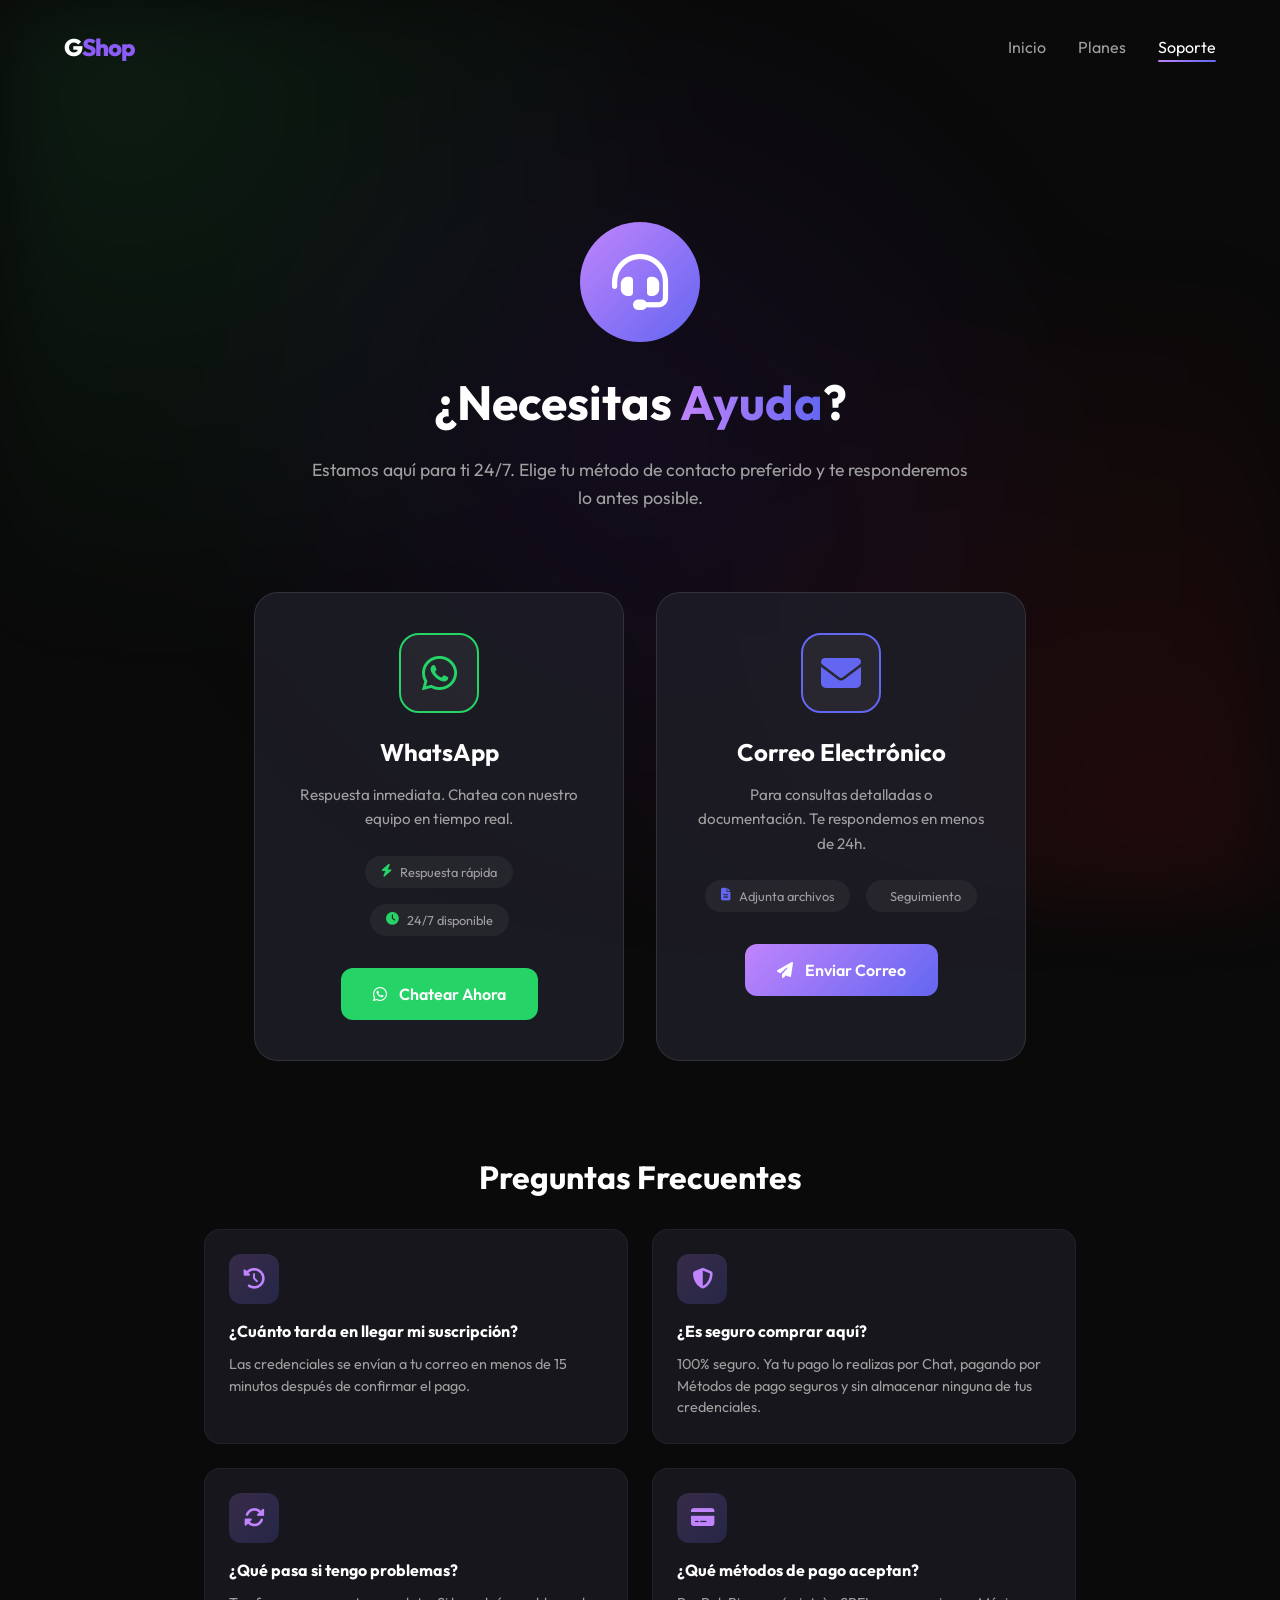
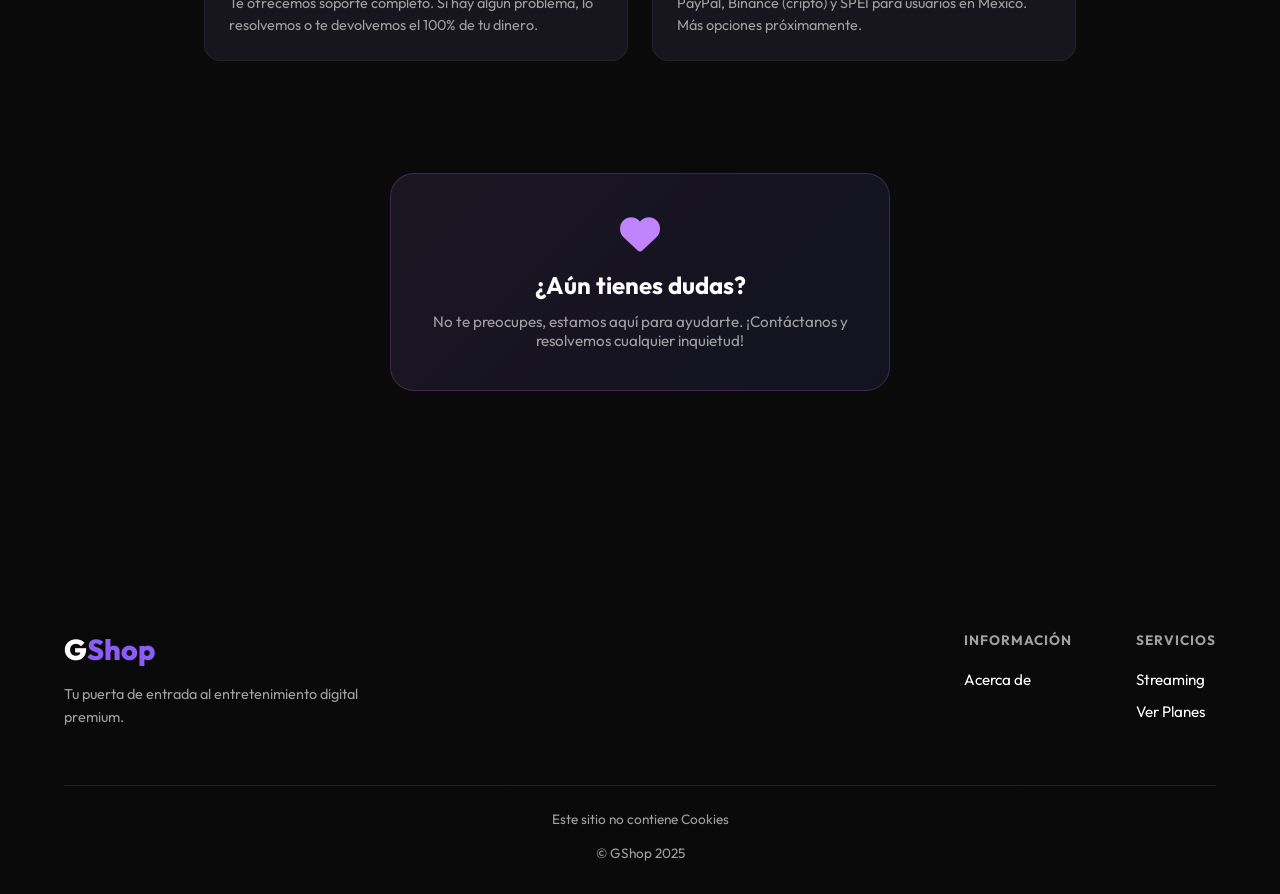
<file: soporte.html>
<!DOCTYPE html>
<html lang="es">

<head>
    <meta charset="UTF-8">
    <meta name="viewport" content="width=device-width, initial-scale=1.0">
    <title>GShop - Atención al Cliente</title>
    <link rel="stylesheet" href="style.css">
    <link rel="preconnect" href="https://fonts.googleapis.com">
    <link rel="preconnect" href="https://fonts.gstatic.com" crossorigin>
    <link href="https://fonts.googleapis.com/css2?family=Outfit:wght@300;400;600;800&display=swap" rel="stylesheet">
    <link rel="stylesheet" href="https://cdnjs.cloudflare.com/ajax/libs/font-awesome/6.4.0/css/all.min.css">
</head>

<body>
    <div class="background-animation"></div>

    <header class="soporte-header">
        <nav>
            <div class="logo"><a href="index.html" style="text-decoration: none; color: inherit;">G<span
                        class="highlight">Shop</span></a></div>
            <button class="hamburger" id="hamburger" aria-label="Menú">
                <span class="bar"></span>
                <span class="bar"></span>
                <span class="bar"></span>
            </button>
            <ul class="nav-links" id="nav-links">
                <li><a href="index.html">Inicio</a></li>
                <li><a href="planes.html">Planes</a></li>
                <li><a href="soporte.html" class="active">Soporte</a></li>
            </ul>
        </nav>
    </header>

    <main class="soporte-main">
        <!-- Hero Section -->
        <section class="soporte-hero">
            <div class="hero-icon-container">
                <i class="fa-solid fa-headset"></i>
            </div>
            <h1>¿Necesitas <span class="gradient-text">Ayuda</span>?</h1>
            <p>Estamos aquí para ti 24/7. Elige tu método de contacto preferido y te responderemos lo antes posible.</p>
        </section>

        <!-- Contact Options -->
        <section class="contact-options">
            <div class="contact-grid">
                <!-- WhatsApp Card -->
                <div class="contact-card whatsapp-card">
                    <div class="contact-icon">
                        <i class="fa-brands fa-whatsapp"></i>
                    </div>
                    <h2>WhatsApp</h2>
                    <p class="contact-desc">Respuesta inmediata. Chatea con nuestro equipo en tiempo real.</p>
                    <div class="contact-features">
                        <span><i class="fa-solid fa-bolt"></i> Respuesta rápida</span>
                        <span><i class="fa-solid fa-clock"></i> 24/7 disponible</span>
                    </div>
                    <a href="https://wa.me/521234567890" target="_blank" class="contact-btn whatsapp-btn">
                        <i class="fa-brands fa-whatsapp"></i>
                        Chatear Ahora
                    </a>
                </div>

                <!-- Email Card -->
                <div class="contact-card email-card">
                    <div class="contact-icon">
                        <i class="fa-solid fa-envelope"></i>
                    </div>
                    <h2>Correo Electrónico</h2>
                    <p class="contact-desc">Para consultas detalladas o documentación. Te respondemos en menos de 24h.
                    </p>
                    <div class="contact-features">
                        <span><i class="fa-solid fa-file-lines"></i> Adjunta archivos</span>
                        <span><i class="fa-solid fa-shield-check"></i> Seguimiento</span>
                    </div>
                    <a href="mailto:soporte@streamhub.com" class="contact-btn email-btn">
                        <i class="fa-solid fa-paper-plane"></i>
                        Enviar Correo
                    </a>
                </div>
            </div>
        </section>

        <!-- FAQ Section -->
        <section class="faq-section">
            <h2 class="section-title">Preguntas Frecuentes</h2>
            <div class="faq-grid">
                <div class="faq-item">
                    <div class="faq-icon"><i class="fa-solid fa-clock-rotate-left"></i></div>
                    <h3>¿Cuánto tarda en llegar mi suscripción?</h3>
                    <p>Las credenciales se envían a tu correo en menos de 15 minutos después de confirmar el pago.</p>
                </div>
                <div class="faq-item">
                    <div class="faq-icon"><i class="fa-solid fa-shield-halved"></i></div>
                    <h3>¿Es seguro comprar aquí?</h3>
                    <p>100% seguro. Ya tu pago lo realizas por Chat, pagando por Métodos de pago seguros y sin almacenar
                        ninguna de tus credenciales.</p>
                </div>
                <div class="faq-item">
                    <div class="faq-icon"><i class="fa-solid fa-rotate"></i></div>
                    <h3>¿Qué pasa si tengo problemas?</h3>
                    <p>Te ofrecemos soporte completo. Si hay algún problema, lo resolvemos o te devolvemos el 100% de tu
                        dinero.
                    </p>
                </div>
                <div class="faq-item">
                    <div class="faq-icon"><i class="fa-solid fa-credit-card"></i></div>
                    <h3>¿Qué métodos de pago aceptan?</h3>
                    <p>PayPal, Binance (cripto) y SPEI para usuarios en México. Más opciones próximamente.</p>
                </div>
            </div>
        </section>

        <!-- CTA Section -->
        <section class="soporte-cta">
            <div class="cta-content">
                <i class="fa-solid fa-heart"></i>
                <h2>¿Aún tienes dudas?</h2>
                <p>No te preocupes, estamos aquí para ayudarte. ¡Contáctanos y resolvemos cualquier inquietud!</p>
            </div>
        </section>
    </main>

    <footer class="main-footer">
        <div class="footer-content">
            <div class="footer-brand">
                <div class="footer-logo">G<span class="highlight">Shop</span></div>
                <p class="footer-tagline">Tu puerta de entrada al entretenimiento digital premium.</p>
            </div>

            <div class="footer-links">
                <div class="footer-column">
                    <h4>Información</h4>
                    <ul>
                        <li><a href="#">Acerca de</a></li>
                    </ul>
                </div>

                <div class="footer-column">
                    <h4>Servicios</h4>
                    <ul>
                        <li><a href="index.html">Streaming</a></li>
                        <li><a href="planes.html">Ver Planes</a></li>
                    </ul>
                </div>
            </div>
        </div>

        <div class="footer-legal">
            <a href="#">Este sitio no contiene Cookies</a>
        </div>
        <div class="footer-copyright">
            <span>© GShop 2025</span>
        </div>
    </footer>

    <script src="script.js"></script>
</body>

</html>
</file>
<file: style.css>
:root {
    --bg-color: #0a0a0a;
    --card-bg: rgba(255, 255, 255, 0.05);
    --text-color: #ffffff;
    --text-secondary: #a0a0a0;
    --accent-color: #ffffff;
    --font-main: 'Outfit', sans-serif;
}

* {
    margin: 0;
    padding: 0;
    box-sizing: border-box;
}

body {
    font-family: var(--font-main);
    background-color: var(--bg-color);
    color: var(--text-color);
    overflow-x: hidden;
    min-height: 100vh;
}

/* Background Animation */
.background-animation {
    position: fixed;
    top: 0;
    left: 0;
    width: 100%;
    height: 100%;
    z-index: -1;
    background: radial-gradient(circle at 50% 50%, rgba(76, 29, 149, 0.15), transparent 60%),
        radial-gradient(circle at 10% 10%, rgba(29, 185, 84, 0.1), transparent 40%),
        radial-gradient(circle at 90% 90%, rgba(229, 9, 20, 0.1), transparent 40%);
    filter: blur(40px);
}

/* Header & Nav */
header {
    padding: 2rem 5%;
}

nav {
    display: flex;
    justify-content: space-between;
    align-items: center;
    margin-bottom: 4rem;
    position: relative;
}

.logo {
    font-size: 1.5rem;
    font-weight: 800;
    letter-spacing: -1px;
    z-index: 1001;
}

.highlight {
    color: #8b5cf6;
    /* Default accent */
}

.nav-links {
    list-style: none;
    display: flex;
    gap: 2rem;
}

.nav-links a {
    color: var(--text-secondary);
    text-decoration: none;
    font-weight: 400;
    transition: color 0.3s ease;
}

.nav-links a:hover {
    color: var(--text-color);
}

/* Hamburger Menu Button */
.hamburger {
    display: none;
    flex-direction: column;
    justify-content: center;
    align-items: center;
    gap: 5px;
    width: 40px;
    height: 40px;
    background: rgba(255, 255, 255, 0.05);
    border: 1px solid rgba(255, 255, 255, 0.1);
    border-radius: 8px;
    cursor: pointer;
    z-index: 1001;
    transition: all 0.3s ease;
}

.hamburger:hover {
    background: rgba(255, 255, 255, 0.1);
}

.hamburger .bar {
    width: 20px;
    height: 2px;
    background: white;
    border-radius: 2px;
    transition: all 0.3s ease;
}

/* Hamburger Animation when active */
.hamburger.active .bar:nth-child(1) {
    transform: translateY(7px) rotate(45deg);
}

.hamburger.active .bar:nth-child(2) {
    opacity: 0;
    transform: translateX(-10px);
}

.hamburger.active .bar:nth-child(3) {
    transform: translateY(-7px) rotate(-45deg);
}

/* Mobile Navigation Styles */
@media (max-width: 768px) {
    .hamburger {
        display: flex;
    }

    .nav-links {
        position: fixed;
        top: 0;
        right: -100%;
        width: 70%;
        max-width: 300px;
        height: 100vh;
        background: linear-gradient(180deg, #0f0f13 0%, #1a1a2e 100%);
        flex-direction: column;
        justify-content: center;
        align-items: center;
        gap: 0;
        padding: 2rem;
        box-shadow: -10px 0 30px rgba(0, 0, 0, 0.5);
        transition: right 0.4s cubic-bezier(0.25, 0.46, 0.45, 0.94);
        z-index: 1000;
        border-left: 1px solid rgba(255, 255, 255, 0.1);
    }

    .nav-links.active {
        right: 0;
    }

    .nav-links li {
        width: 100%;
        text-align: center;
        opacity: 0;
        transform: translateX(20px);
        transition: all 0.3s ease;
    }

    .nav-links.active li {
        opacity: 1;
        transform: translateX(0);
    }

    .nav-links.active li:nth-child(1) {
        transition-delay: 0.1s;
    }

    .nav-links.active li:nth-child(2) {
        transition-delay: 0.2s;
    }

    .nav-links.active li:nth-child(3) {
        transition-delay: 0.3s;
    }

    .nav-links a {
        display: block;
        padding: 1.25rem;
        font-size: 1.2rem;
        font-weight: 500;
        border-bottom: 1px solid rgba(255, 255, 255, 0.05);
    }

    .nav-links a:hover,
    .nav-links a.active {
        color: #8b5cf6;
        background: rgba(139, 92, 246, 0.1);
    }

    /* Overlay when menu is open */
    .nav-overlay {
        position: fixed;
        top: 0;
        left: 0;
        width: 100%;
        height: 100%;
        background: rgba(0, 0, 0, 0.5);
        backdrop-filter: blur(3px);
        opacity: 0;
        visibility: hidden;
        transition: all 0.3s ease;
        z-index: 999;
    }

    .nav-overlay.active {
        opacity: 1;
        visibility: visible;
    }

    nav {
        margin-bottom: 2rem;
    }
}

/* Hero */
.hero {
    text-align: center;
    padding: 4rem 0;
    max-width: 800px;
    margin: 0 auto;
}

.hero h1 {
    font-size: 3.5rem;
    line-height: 1.1;
    margin-bottom: 1.5rem;
}

.gradient-text {
    background: linear-gradient(to right, #c084fc, #6366f1);
    -webkit-background-clip: text;
    background-clip: text;
    color: transparent;
}

.hero p {
    font-size: 1.2rem;
    color: var(--text-secondary);
    margin-bottom: 2.5rem;
}

/* Services Section */
.services-container {
    padding: 4rem 5%;
}

.section-title {
    text-align: center;
    font-size: 2rem;
    margin-bottom: 2rem;
}

.filters {
    display: flex;
    justify-content: center;
    gap: 0.75rem;
    margin-bottom: 3rem;
    flex-wrap: wrap;
    padding: 0 1rem;
}

.filter-btn {
    background: rgba(255, 255, 255, 0.03);
    border: 1px solid rgba(255, 255, 255, 0.15);
    color: var(--text-secondary);
    padding: 0.6rem 1.25rem;
    border-radius: 25px;
    cursor: pointer;
    transition: all 0.3s ease;
    font-family: var(--font-main);
    font-size: 0.9rem;
    white-space: nowrap;
    flex-shrink: 0;
}

.filter-btn:hover,
.filter-btn.active {
    background: linear-gradient(135deg, rgba(139, 92, 246, 0.2), rgba(99, 102, 241, 0.2));
    color: white;
    border-color: #8b5cf6;
    box-shadow: 0 0 15px rgba(139, 92, 246, 0.2);
}

/* Mobile Filter Styles */
@media (max-width: 480px) {
    .filters {
        justify-content: flex-start;
        overflow-x: auto;
        flex-wrap: nowrap;
        padding: 0 5%;
        margin-left: -5%;
        margin-right: -5%;
        width: calc(100% + 10%);
        gap: 0.5rem;
        padding-bottom: 0.5rem;
        -webkit-overflow-scrolling: touch;
        scrollbar-width: none;
        -ms-overflow-style: none;
    }

    .filters::-webkit-scrollbar {
        display: none;
    }

    .filter-btn {
        padding: 0.5rem 1rem;
        font-size: 0.8rem;
    }

    .section-title {
        font-size: 1.6rem;
        padding: 0 1rem;
    }

    .section-subtitle {
        font-size: 0.95rem;
        padding: 0 1rem;
    }
}

/* Responsive Hero */
@media (max-width: 768px) {
    .hero h1 {
        font-size: 2.5rem;
    }
}

/* Pricing Section */
.pricing-section {
    padding: 4rem 5%;
    background: linear-gradient(to top, rgba(0, 0, 0, 0.8), transparent);
}

.pricing-grid {
    display: grid;
    grid-template-columns: repeat(auto-fit, minmax(300px, 1fr));
    gap: 2rem;
    max-width: 1200px;
    margin: 0 auto;
}

.pricing-card {
    background: rgba(255, 255, 255, 0.03);
    border: 1px solid rgba(255, 255, 255, 0.05);
    border-radius: 20px;
    overflow: hidden;
    transition: transform 0.3s ease, box-shadow 0.3s ease;
    position: relative;
    display: flex;
    flex-direction: column;
}

.pricing-card:hover {
    transform: translateY(-5px);
    box-shadow: 0 10px 30px rgba(0, 0, 0, 0.5);
    border-color: var(--brand-color);
}

.pricing-header {
    background: linear-gradient(135deg, rgba(255, 255, 255, 0.05), transparent);
    padding: 2rem;
    text-align: center;
    border-bottom: 1px solid rgba(255, 255, 255, 0.05);
    display: flex;
    flex-direction: column;
    align-items: center;
    justify-content: center;
}

.pricing-header i {
    font-size: 2.5rem;
    color: var(--brand-color);
    margin-bottom: 1rem;
    display: block;
}

.pricing-header h3 {
    font-size: 1.5rem;
}

.pricing-body {
    padding: 2rem;
    text-align: center;
    flex: 1;
    display: flex;
    flex-direction: column;
}

.price-tag {
    margin-bottom: 2rem;
    color: white;
}

.price-tag .currency {
    font-size: 1.5rem;
    vertical-align: top;
}

.price-tag .amount {
    font-size: 3.5rem;
    font-weight: 800;
    line-height: 1;
}

.price-tag .period {
    color: var(--text-secondary);
    font-size: 1rem;
    margin-left: 0.5rem;
}

.pricing-features {
    list-style: none;
    margin-bottom: 2rem;
    text-align: left;
    padding-left: 1rem;
    flex: 1;
}

.pricing-features li {
    margin-bottom: 0.8rem;
    color: var(--text-secondary);
    display: flex;
    align-items: center;
    gap: 0.8rem;
}

.pricing-features li i {
    color: var(--brand-color);
}

.pricing-btn {
    width: 100%;
    padding: 1rem;
    background: transparent;
    border: 2px solid var(--brand-color);
    color: white;
    border-radius: 50px;
    font-weight: 600;
    cursor: pointer;
    transition: all 0.3s ease;
    margin-top: auto;
}

.pricing-btn:hover {
    background: var(--brand-color);
    box-shadow: 0 0 20px var(--brand-color);
}

/* Hero Updates & Animation */
.hero {
    padding: 6rem 0;
    max-width: 1000px;
    position: relative;
    z-index: 1;
}

.hero h1 {
    font-size: 4rem;
    position: relative;
    z-index: 2;
}

.hero p {
    max-width: 700px;
    margin-left: auto;
    margin-right: auto;
    position: relative;
    z-index: 2;
}

.cta-button {
    position: relative;
    z-index: 2;
}

.hero-visuals {
    position: absolute;
    top: 0;
    left: 0;
    width: 100%;
    height: 100%;
    pointer-events: none;
    z-index: 0;
}

.floating-icon {
    position: absolute;
    width: 60px;
    height: 60px;
    background: rgba(255, 255, 255, 0.05);
    backdrop-filter: blur(10px);
    border: 1px solid rgba(255, 255, 255, 0.1);
    border-radius: 50%;
    display: flex;
    align-items: center;
    justify-content: center;
    font-size: 1.5rem;
    color: var(--text-color);
    box-shadow: 0 8px 32px 0 rgba(0, 0, 0, 0.37);
    animation: float 6s ease-in-out infinite;
}

.icon-1 {
    top: 10%;
    left: 10%;
    animation-delay: 0s;
    color: #1DB954;
}

.icon-2 {
    top: 20%;
    right: 15%;
    animation-delay: 1s;
    color: #E50914;
}

.icon-3 {
    bottom: 20%;
    left: 15%;
    animation-delay: 2s;
    color: #F47521;
}

.icon-4 {
    bottom: 10%;
    right: 10%;
    animation-delay: 3s;
    color: #10A37F;
}

.icon-5 {
    top: 50%;
    left: 5%;
    animation-delay: 1.5s;
    color: #4E86F6;
}

.icon-6 {
    top: 40%;
    right: 5%;
    animation-delay: 2.5s;
    color: #FF4B00;
}

@keyframes float {
    0% {
        transform: translateY(0px) rotate(0deg);
    }

    50% {
        transform: translateY(-20px) rotate(5deg);
    }

    100% {
        transform: translateY(0px) rotate(0deg);
    }
}

/* Checkout Modal */
.checkout-modal {
    position: fixed;
    top: 0;
    left: 0;
    width: 100%;
    height: 100%;
    z-index: 1000;
    display: flex;
    align-items: center;
    justify-content: center;
    opacity: 0;
    pointer-events: none;
    transition: opacity 0.3s ease;
    padding: 1rem;
    box-sizing: border-box;
}

.checkout-modal.active {
    opacity: 1;
    pointer-events: auto;
}

.checkout-overlay {
    position: absolute;
    top: 0;
    left: 0;
    width: 100%;
    height: 100%;
    background: rgba(0, 0, 0, 0.85);
    backdrop-filter: blur(8px);
}

.checkout-container {
    background: linear-gradient(145deg, #1a1a2e, #16213e);
    width: 100%;
    max-width: 420px;
    max-height: 90vh;
    border-radius: 16px;
    border: 1px solid rgba(255, 255, 255, 0.1);
    position: relative;
    z-index: 1001;
    overflow-y: auto;
    transform: scale(0.9);
    transition: transform 0.3s cubic-bezier(0.175, 0.885, 0.32, 1.275);
    box-shadow: 0 20px 60px rgba(0, 0, 0, 0.5);
}

.checkout-modal.active .checkout-container {
    transform: scale(1);
}

.close-checkout {
    position: absolute;
    top: 0.75rem;
    right: 0.75rem;
    background: rgba(255, 255, 255, 0.1);
    border: none;
    color: white;
    width: 28px;
    height: 28px;
    border-radius: 50%;
    cursor: pointer;
    display: flex;
    align-items: center;
    justify-content: center;
    transition: background 0.3s ease;
    z-index: 10;
}

.close-checkout:hover {
    background: rgba(255, 255, 255, 0.2);
}

.checkout-header {
    padding: 1.25rem 1.5rem 1rem;
    border-bottom: 1px solid rgba(255, 255, 255, 0.05);
}

.checkout-header h2 {
    font-size: 1.3rem;
    margin-bottom: 0.25rem;
}

.checkout-header p {
    color: var(--text-secondary);
    font-size: 0.8rem;
}

.checkout-body {
    padding: 1.25rem 1.5rem;
}

.product-info {
    display: flex;
    align-items: center;
    gap: 0.75rem;
    background: rgba(255, 255, 255, 0.03);
    padding: 0.75rem;
    border-radius: 10px;
    margin-bottom: 1.25rem;
}

.product-icon {
    width: 40px;
    height: 40px;
    background: rgba(255, 255, 255, 0.05);
    border-radius: 8px;
    display: flex;
    align-items: center;
    justify-content: center;
    font-size: 1.2rem;
    color: var(--brand-color, white);
    flex-shrink: 0;
}

.product-text h3 {
    font-size: 0.95rem;
}

.product-text p {
    font-size: 0.7rem;
    color: var(--text-secondary);
}

.product-price {
    margin-left: auto;
    font-weight: 600;
    font-size: 1rem;
}

.quantity-section {
    margin-bottom: 1.25rem;
}

.quantity-section label {
    display: block;
    margin-bottom: 0.5rem;
    color: var(--text-secondary);
    font-size: 0.8rem;
}

.qty-control {
    display: flex;
    align-items: center;
    gap: 0.4rem;
}

.qty-btn {
    width: 36px;
    height: 36px;
    border-radius: 8px;
    border: 1px solid rgba(255, 255, 255, 0.1);
    background: transparent;
    color: white;
    cursor: pointer;
    transition: all 0.2s ease;
    font-size: 0.9rem;
}

.qty-btn:hover {
    background: rgba(255, 255, 255, 0.1);
}

.qty-control input {
    width: 50px;
    height: 36px;
    background: rgba(255, 255, 255, 0.05);
    border: 1px solid rgba(255, 255, 255, 0.1);
    border-radius: 8px;
    text-align: center;
    color: white;
    font-family: var(--font-main);
    font-size: 1rem;
}

/* Remove arrows from number input */
.qty-control input::-webkit-outer-spin-button,
.qty-control input::-webkit-inner-spin-button {
    -webkit-appearance: none;
    margin: 0;
}

.email-section {
    margin-bottom: 1.25rem;
}

.email-section label {
    display: block;
    margin-bottom: 0.5rem;
    color: var(--text-secondary);
    font-size: 0.8rem;
}

.input-wrapper {
    position: relative;
    display: flex;
    align-items: center;
}

.input-wrapper i {
    position: absolute;
    left: 0.75rem;
    color: var(--text-secondary);
    font-size: 0.9rem;
}

.input-wrapper input {
    width: 100%;
    padding: 0.65rem 0.75rem 0.65rem 2.25rem;
    background: rgba(255, 255, 255, 0.05);
    border: 1px solid rgba(255, 255, 255, 0.1);
    border-radius: 8px;
    color: white;
    font-family: var(--font-main);
    font-size: 0.9rem;
    outline: none;
    transition: border-color 0.3s ease;
}

.input-wrapper input:focus {
    border-color: #6366f1;
}

.input-hint {
    font-size: 0.7rem;
    color: var(--text-secondary);
    margin-top: 0.35rem;
    opacity: 0.7;
}

.payment-section {
    margin-bottom: 1.25rem;
}

.payment-section h3 {
    font-size: 0.9rem;
    margin-bottom: 0.75rem;
}

.payment-options {
    display: grid;
    grid-template-columns: repeat(3, 1fr);
    gap: 0.5rem;
}

.payment-option input {
    display: none;
}

.option-card {
    background: rgba(255, 255, 255, 0.03);
    border: 1px solid rgba(255, 255, 255, 0.1);
    border-radius: 10px;
    padding: 0.6rem 0.4rem;
    display: flex;
    flex-direction: column;
    align-items: center;
    gap: 0.3rem;
    cursor: pointer;
    transition: all 0.3s ease;
}

.payment-option input:checked+.option-card {
    background: rgba(99, 102, 241, 0.2);
    border-color: #6366f1;
}

.option-card i {
    font-size: 1.2rem;
}

.option-card span {
    font-size: 0.65rem;
    text-align: center;
}

.checkout-total {
    display: flex;
    justify-content: space-between;
    align-items: center;
    margin-bottom: 1.25rem;
    padding-top: 0.75rem;
    border-top: 1px solid rgba(255, 255, 255, 0.05);
}

.total-amount {
    font-size: 1.3rem;
    font-weight: 800;
    color: #6366f1;
}

.confirm-purchase-btn {
    width: 100%;
    padding: 0.85rem;
    background: linear-gradient(to right, #6366f1, #8b5cf6);
    border: none;
    border-radius: 50px;
    color: white;
    font-weight: 600;
    font-size: 0.95rem;
    cursor: pointer;
    transition: transform 0.3s ease, box-shadow 0.3s ease;
}

.confirm-purchase-btn:hover {
    transform: translateY(-2px);
    box-shadow: 0 10px 20px rgba(99, 102, 241, 0.3);
}

/* Responsive Checkout */
@media (max-width: 480px) {
    .checkout-modal {
        padding: 0.5rem;
    }

    .checkout-container {
        max-height: 95vh;
        border-radius: 12px;
    }

    .checkout-header {
        padding: 1rem 1.25rem 0.75rem;
    }

    .checkout-header h2 {
        font-size: 1.15rem;
    }

    .checkout-body {
        padding: 1rem 1.25rem;
    }

    .product-info {
        padding: 0.6rem;
        gap: 0.5rem;
    }

    .product-icon {
        width: 35px;
        height: 35px;
        font-size: 1rem;
    }

    .product-text h3 {
        font-size: 0.85rem;
    }

    .payment-options {
        gap: 0.4rem;
    }

    .option-card {
        padding: 0.5rem 0.3rem;
    }

    .option-card i {
        font-size: 1rem;
    }

    .option-card span {
        font-size: 0.6rem;
    }
}

@media (max-height: 700px) {
    .checkout-container {
        max-height: 95vh;
    }

    .checkout-header {
        padding: 1rem 1.25rem 0.5rem;
    }

    .checkout-body {
        padding: 1rem 1.25rem;
    }

    .quantity-section,
    .email-section,
    .payment-section {
        margin-bottom: 1rem;
    }

    .checkout-total {
        margin-bottom: 1rem;
        padding-top: 0.5rem;
    }
}

/* ========================================
   NEW PRODUCT CARDS WITH POP ANIMATION
======================================== */

.section-subtitle {
    text-align: center;
    color: var(--text-secondary);
    font-size: 1.1rem;
    margin-top: -1rem;
    margin-bottom: 2rem;
}

.cards-grid-new {
    display: grid;
    grid-template-columns: repeat(auto-fit, minmax(320px, 1fr));
    gap: 2rem;
    max-width: 1400px;
    margin: 0 auto;
    padding: 0 1rem;
}

.product-card {
    position: relative;
    height: 380px;
    border-radius: 24px;
    overflow: hidden;
    cursor: pointer;
    transition: all 0.4s cubic-bezier(0.175, 0.885, 0.32, 1.275);
    transform-style: preserve-3d;
    perspective: 1000px;
}

.product-card:hover {
    transform: scale(1.05) translateY(-10px);
    z-index: 10;
}

.card-background {
    position: absolute;
    inset: 0;
    background: var(--brand-gradient);
    opacity: 0.15;
    transition: opacity 0.4s ease;
}

.product-card:hover .card-background {
    opacity: 0.25;
}

.card-content {
    position: relative;
    z-index: 2;
    height: 100%;
    padding: 2rem;
    display: flex;
    flex-direction: column;
    align-items: center;
    justify-content: flex-start;
    background: linear-gradient(180deg,
            rgba(20, 20, 25, 0.9) 0%,
            rgba(15, 15, 20, 0.95) 100%);
    border: 1px solid rgba(255, 255, 255, 0.08);
    border-radius: 24px;
    backdrop-filter: blur(20px);
    transition: all 0.4s ease;
}

.product-card:hover .card-content {
    border-color: var(--brand-color);
    box-shadow:
        0 0 0 1px var(--brand-color),
        0 20px 40px rgba(0, 0, 0, 0.4),
        inset 0 0 60px rgba(var(--brand-color), 0.05);
}

/* Logo Styles */
.card-logo {
    width: 140px;
    height: 50px;
    display: flex;
    align-items: center;
    justify-content: center;
    margin-bottom: 1rem;
    transition: all 0.4s ease;
}

.product-card:hover .card-logo {
    transform: scale(1.1);
}

/* ========================================
   UNIFIED NEON LOGO STYLE
======================================== */

.neon-logo {
    display: flex;
    flex-direction: column;
    align-items: center;
    justify-content: center;
    gap: 0.4rem;
    width: 100%;
    height: auto;
    padding: 0.5rem;
}

.neon-logo i {
    font-size: 2.5rem;
    color: var(--brand-color);
    filter: drop-shadow(0 0 4px var(--brand-color));
    transition: all 0.4s ease;
    animation: neonPulse 4s ease-in-out infinite;
}

.neon-logo .logo-text {
    font-size: 1.1rem;
    font-weight: 800;
    letter-spacing: 2px;
    text-transform: uppercase;
    color: var(--brand-color);
    text-shadow:
        0 0 2px var(--brand-color),
        0 0 5px var(--brand-color);
    transition: all 0.4s ease;
}

@keyframes neonPulse {

    0%,
    100% {
        filter: drop-shadow(0 0 4px var(--brand-color));
        opacity: 0.95;
    }

    50% {
        filter: drop-shadow(0 0 6px var(--brand-color));
        opacity: 1;
    }
}

/* Hover Effects */
.product-card:hover .neon-logo i {
    transform: scale(1.15);
    filter: drop-shadow(0 0 15px var(--brand-color)) drop-shadow(0 0 30px var(--brand-color));
}

.product-card:hover .neon-logo .logo-text {
    text-shadow:
        0 0 5px var(--brand-color),
        0 0 10px var(--brand-color),
        0 0 20px var(--brand-color),
        0 0 40px var(--brand-color),
        0 0 60px var(--brand-color);
    letter-spacing: 3px;
}

/* Badge */
.card-badge {
    background: linear-gradient(135deg, var(--brand-color), rgba(255, 255, 255, 0.1));
    padding: 0.4rem 1rem;
    border-radius: 20px;
    font-size: 0.75rem;
    font-weight: 600;
    letter-spacing: 0.5px;
    margin-bottom: 1rem;
    animation: badgePulse 2s ease-in-out infinite;
}

@keyframes badgePulse {

    0%,
    100% {
        box-shadow: 0 0 0 0 rgba(255, 255, 255, 0.2);
    }

    50% {
        box-shadow: 0 0 0 8px rgba(255, 255, 255, 0);
    }
}

/* Card Title & Tagline */
.card-title {
    font-size: 1.5rem;
    font-weight: 700;
    margin-bottom: 0.5rem;
    text-align: center;
    transition: all 0.3s ease;
}

.product-card:hover .card-title {
    color: var(--brand-color);
    text-shadow: 0 0 30px var(--brand-color);
}

.card-tagline {
    color: var(--text-secondary);
    font-size: 0.95rem;
    text-align: center;
    margin-bottom: 1rem;
    transition: all 0.3s ease;
}

.product-card:hover .card-tagline {
    color: rgba(255, 255, 255, 0.8);
}

/* Info Popup with POP Animation */
.card-info-popup {
    position: absolute;
    bottom: 0;
    left: 0;
    right: 0;
    background: linear-gradient(180deg,
            rgba(10, 10, 15, 0.98) 0%,
            rgba(5, 5, 10, 0.99) 100%);
    border-top: 1px solid var(--brand-color);
    border-radius: 0 0 24px 24px;
    padding: 0;
    max-height: 0;
    overflow: hidden;
    opacity: 0;
    transform: translateY(100%) scale(0.8);
    transition: all 0.5s cubic-bezier(0.175, 0.885, 0.32, 1.275);
    z-index: 10;
}

.product-card:hover .card-info-popup,
.product-card.touch-active .card-info-popup {
    max-height: 300px;
    padding: 1.5rem;
    opacity: 1;
    transform: translateY(0) scale(1);
}

/* Touch-active card effects */
.product-card.touch-active {
    transform: scale(1.02);
    z-index: 10;
}

.product-card.touch-active .card-content {
    border-color: var(--brand-color);
    box-shadow:
        0 0 0 1px var(--brand-color),
        0 20px 40px rgba(0, 0, 0, 0.4);
}

.product-card.touch-active .card-title {
    color: var(--brand-color);
    text-shadow: 0 0 30px var(--brand-color);
}

.product-card.touch-active .card-glow {
    opacity: 0.4;
}

.product-card.touch-active .neon-logo i {
    transform: scale(1.15);
    filter: drop-shadow(0 0 15px var(--brand-color)) drop-shadow(0 0 30px var(--brand-color));
}

.popup-content {
    animation: fadeInUp 0.4s ease 0.1s backwards;
}

@keyframes fadeInUp {
    from {
        opacity: 0;
        transform: translateY(20px);
    }

    to {
        opacity: 1;
        transform: translateY(0);
    }
}

.popup-desc {
    font-size: 0.85rem;
    color: var(--text-secondary);
    line-height: 1.5;
    margin-bottom: 1rem;
    text-align: center;
}

.popup-features {
    list-style: none;
    display: grid;
    grid-template-columns: repeat(2, 1fr);
    gap: 0.5rem;
    margin-bottom: 1rem;
}

.popup-features li {
    font-size: 0.8rem;
    color: rgba(255, 255, 255, 0.8);
    display: flex;
    align-items: center;
    gap: 0.4rem;
}

.popup-features li i {
    color: var(--brand-color);
    font-size: 0.7rem;
}

.popup-price {
    display: flex;
    align-items: baseline;
    justify-content: center;
    gap: 0.3rem;
    padding-top: 0.8rem;
    border-top: 1px solid rgba(255, 255, 255, 0.1);
}

.price-from {
    font-size: 0.8rem;
    color: var(--text-secondary);
}

.price-amount {
    font-size: 2rem;
    font-weight: 800;
    color: var(--brand-color);
    text-shadow: 0 0 30px var(--brand-color);
}

.price-period {
    font-size: 0.9rem;
    color: var(--text-secondary);
}

/* Card Glow Effect */
.card-glow {
    position: absolute;
    inset: -2px;
    background: var(--brand-gradient);
    border-radius: 26px;
    opacity: 0;
    z-index: -1;
    filter: blur(15px);
    transition: opacity 0.4s ease;
}

.product-card:hover .card-glow {
    opacity: 0.4;
    animation: glowPulse 2s ease-in-out infinite;
}

@keyframes glowPulse {

    0%,
    100% {
        opacity: 0.3;
        transform: scale(1);
    }

    50% {
        opacity: 0.5;
        transform: scale(1.02);
    }
}

/* Pop Animation on Hover */
@keyframes popIn {
    0% {
        transform: scale(0.95);
        opacity: 0;
    }

    50% {
        transform: scale(1.02);
    }

    100% {
        transform: scale(1);
        opacity: 1;
    }
}

.product-card {
    animation: popIn 0.5s ease backwards;
}

.product-card:nth-child(1) {
    animation-delay: 0.1s;
}

.product-card:nth-child(2) {
    animation-delay: 0.15s;
}

.product-card:nth-child(3) {
    animation-delay: 0.2s;
}

.product-card:nth-child(4) {
    animation-delay: 0.25s;
}

.product-card:nth-child(5) {
    animation-delay: 0.3s;
}

.product-card:nth-child(6) {
    animation-delay: 0.35s;
}

/* Responsive Adjustments */
@media (max-width: 768px) {
    .cards-grid-new {
        grid-template-columns: 1fr;
        max-width: 400px;
    }

    .product-card {
        height: 350px;
    }

    .popup-features {
        grid-template-columns: 1fr;
    }
}

@media (max-width: 480px) {
    .product-card {
        height: 330px;
    }

    .card-logo {
        width: 120px;
        height: 40px;
    }

    .card-title {
        font-size: 1.3rem;
    }
}

/* ========================================
   PLANES PAGE STYLES
======================================== */

.planes-header {
    padding: 2rem 5%;
}

.planes-main {
    min-height: 100vh;
    padding-bottom: 4rem;
}

.planes-hero {
    text-align: center;
    padding: 4rem 5% 3rem;
    max-width: 800px;
    margin: 0 auto;
}

.planes-hero h1 {
    font-size: 3rem;
    line-height: 1.2;
    margin-bottom: 1.5rem;
}

.planes-hero p {
    font-size: 1.1rem;
    color: var(--text-secondary);
    line-height: 1.6;
}

/* Nav active state */
.nav-links a.active {
    color: white;
    position: relative;
}

.nav-links a.active::after {
    content: '';
    position: absolute;
    bottom: -5px;
    left: 0;
    width: 100%;
    height: 2px;
    background: linear-gradient(to right, #c084fc, #6366f1);
    border-radius: 2px;
}

/* Pricing Icon Neon Style */
.pricing-icon-neon {
    width: 60px;
    height: 60px;
    position: relative;
    margin: 0 auto 1rem;
    border-radius: 16px;
    background: rgba(255, 255, 255, 0.05);
    border: 1px solid var(--brand-color);
    box-shadow: 0 0 15px rgba(var(--brand-color), 0.2);
}

.pricing-icon-neon i {
    position: absolute;
    top: 50%;
    left: 50%;
    transform: translate(-50%, -50%);
    font-size: 1.8rem;
    color: var(--brand-color);
    filter: drop-shadow(0 0 5px var(--brand-color));
}

.pricing-card:hover .pricing-icon-neon {
    background: var(--brand-color);
    box-shadow: 0 0 25px var(--brand-color);
}

.pricing-card:hover .pricing-icon-neon i {
    color: white;
    filter: none;
}

/* Responsive planes page */
@media (max-width: 768px) {
    .planes-hero h1 {
        font-size: 2rem;
    }

    .planes-hero p {
        font-size: 1rem;
    }
}

/* ========================================
   SOPORTE PAGE STYLES
======================================== */

.soporte-header {
    padding: 2rem 5%;
}

.soporte-main {
    min-height: 100vh;
    padding-bottom: 4rem;
}

/* Hero Section */
.soporte-hero {
    text-align: center;
    padding: 4rem 5% 3rem;
    max-width: 800px;
    margin: 0 auto;
}

.hero-icon-container {
    width: 120px;
    height: 120px;
    margin: 0 auto 2rem;
    background: linear-gradient(135deg, #c084fc, #6366f1);
    border-radius: 50%;
    display: flex;
    align-items: center;
    justify-content: center;
    animation: pulse-glow 2s ease-in-out infinite;
}

.hero-icon-container i {
    font-size: 3.5rem;
    color: white;
}

@keyframes pulse-glow {

    0%,
    100% {
        box-shadow: 0 0 20px rgba(192, 132, 252, 0.4);
        transform: scale(1);
    }

    50% {
        box-shadow: 0 0 40px rgba(192, 132, 252, 0.6), 0 0 60px rgba(99, 102, 241, 0.3);
        transform: scale(1.05);
    }
}

.soporte-hero h1 {
    font-size: 3rem;
    line-height: 1.2;
    margin-bottom: 1.5rem;
}

.soporte-hero p {
    font-size: 1.1rem;
    color: var(--text-secondary);
    line-height: 1.6;
}

/* Contact Options */
.contact-options {
    padding: 2rem 5%;
    max-width: 900px;
    margin: 0 auto;
}

.contact-grid {
    display: grid;
    grid-template-columns: repeat(auto-fit, minmax(300px, 1fr));
    gap: 2rem;
}

.contact-card {
    background: rgba(30, 30, 40, 0.8);
    border-radius: 24px;
    padding: 2.5rem;
    text-align: center;
    border: 1px solid rgba(255, 255, 255, 0.1);
    transition: all 0.4s ease;
    position: relative;
    overflow: hidden;
}

.contact-card::before {
    content: '';
    position: absolute;
    top: 0;
    left: 0;
    right: 0;
    height: 4px;
    background: var(--card-accent);
    transform: scaleX(0);
    transition: transform 0.4s ease;
}

.contact-card:hover::before {
    transform: scaleX(1);
}

.contact-card:hover {
    transform: translateY(-10px);
    border-color: var(--card-accent);
    box-shadow: 0 20px 40px rgba(0, 0, 0, 0.3);
}

.whatsapp-card {
    --card-accent: #25D366;
}

.email-card {
    --card-accent: #6366f1;
}

.contact-icon {
    width: 80px;
    height: 80px;
    margin: 0 auto 1.5rem;
    background: rgba(255, 255, 255, 0.05);
    border-radius: 20px;
    display: flex;
    align-items: center;
    justify-content: center;
    border: 2px solid var(--card-accent);
}

.contact-icon i {
    font-size: 2.5rem;
    color: var(--card-accent);
}

.contact-card h2 {
    font-size: 1.5rem;
    margin-bottom: 1rem;
}

.contact-desc {
    color: var(--text-secondary);
    font-size: 0.95rem;
    line-height: 1.6;
    margin-bottom: 1.5rem;
}

.contact-features {
    display: flex;
    justify-content: center;
    gap: 1rem;
    margin-bottom: 2rem;
    flex-wrap: wrap;
}

.contact-features span {
    background: rgba(255, 255, 255, 0.05);
    padding: 0.5rem 1rem;
    border-radius: 20px;
    font-size: 0.8rem;
    color: var(--text-secondary);
    display: flex;
    align-items: center;
    gap: 0.5rem;
}

.contact-features span i {
    color: var(--card-accent);
}

.contact-btn {
    display: inline-flex;
    align-items: center;
    gap: 0.75rem;
    padding: 1rem 2rem;
    border-radius: 12px;
    font-size: 1rem;
    font-weight: 600;
    text-decoration: none;
    transition: all 0.3s ease;
    border: none;
    cursor: pointer;
}

.whatsapp-btn {
    background: #25D366;
    color: white;
}

.whatsapp-btn:hover {
    background: #20bd5a;
    box-shadow: 0 10px 30px rgba(37, 211, 102, 0.3);
    transform: scale(1.05);
}

.email-btn {
    background: linear-gradient(135deg, #c084fc, #6366f1);
    color: white;
}

.email-btn:hover {
    box-shadow: 0 10px 30px rgba(99, 102, 241, 0.3);
    transform: scale(1.05);
}

/* FAQ Section */
.faq-section {
    padding: 4rem 5%;
    max-width: 1000px;
    margin: 0 auto;
}

.faq-grid {
    display: grid;
    grid-template-columns: repeat(auto-fit, minmax(280px, 1fr));
    gap: 1.5rem;
    margin-top: 2rem;
}

.faq-item {
    background: rgba(30, 30, 40, 0.6);
    border-radius: 16px;
    padding: 1.5rem;
    border: 1px solid rgba(255, 255, 255, 0.05);
    transition: all 0.3s ease;
}

.faq-item:hover {
    border-color: rgba(192, 132, 252, 0.3);
    background: rgba(30, 30, 40, 0.8);
}

.faq-icon {
    width: 50px;
    height: 50px;
    background: linear-gradient(135deg, rgba(192, 132, 252, 0.2), rgba(99, 102, 241, 0.2));
    border-radius: 12px;
    display: flex;
    align-items: center;
    justify-content: center;
    margin-bottom: 1rem;
}

.faq-icon i {
    font-size: 1.3rem;
    color: #c084fc;
}

.faq-item h3 {
    font-size: 1rem;
    margin-bottom: 0.75rem;
    line-height: 1.4;
}

.faq-item p {
    color: var(--text-secondary);
    font-size: 0.9rem;
    line-height: 1.5;
}

/* CTA Section */
.soporte-cta {
    padding: 3rem 5%;
    text-align: center;
}

.cta-content {
    max-width: 500px;
    margin: 0 auto;
    padding: 2.5rem;
    background: linear-gradient(135deg, rgba(192, 132, 252, 0.1), rgba(99, 102, 241, 0.1));
    border-radius: 24px;
    border: 1px solid rgba(192, 132, 252, 0.2);
}

.cta-content i {
    font-size: 2.5rem;
    color: #c084fc;
    margin-bottom: 1rem;
    animation: heartbeat 1.5s ease-in-out infinite;
}

@keyframes heartbeat {

    0%,
    100% {
        transform: scale(1);
    }

    25% {
        transform: scale(1.1);
    }

    50% {
        transform: scale(1);
    }

    75% {
        transform: scale(1.1);
    }
}

.cta-content h2 {
    font-size: 1.5rem;
    margin-bottom: 0.75rem;
}

.cta-content p {
    color: var(--text-secondary);
    font-size: 0.95rem;
}

/* Responsive Soporte */
@media (max-width: 768px) {
    .soporte-hero h1 {
        font-size: 2rem;
    }

    .hero-icon-container {
        width: 100px;
        height: 100px;
    }

    .hero-icon-container i {
        font-size: 2.5rem;
    }

    .contact-card {
        padding: 2rem;
    }
}

/* ========================================
   MAIN FOOTER STYLES
======================================== */

.main-footer {
    background: linear-gradient(to top, #0a0a0a, transparent);
    padding: 4rem 5% 2rem;
    margin-top: 4rem;
}

.footer-content {
    max-width: 1200px;
    margin: 0 auto;
    display: flex;
    justify-content: space-between;
    gap: 4rem;
    flex-wrap: wrap;
}

.footer-brand {
    flex: 1;
    min-width: 250px;
    max-width: 300px;
}

.footer-logo {
    font-size: 1.8rem;
    font-weight: 800;
    margin-bottom: 1rem;
}

.footer-tagline {
    color: var(--text-secondary);
    font-size: 0.9rem;
    line-height: 1.6;
    margin-bottom: 1.5rem;
}

.footer-social {
    display: flex;
    gap: 0.75rem;
}

.social-icon {
    width: 40px;
    height: 40px;
    background: rgba(255, 255, 255, 0.05);
    border-radius: 50%;
    display: flex;
    align-items: center;
    justify-content: center;
    color: var(--text-secondary);
    text-decoration: none;
    transition: all 0.3s ease;
    border: 1px solid rgba(255, 255, 255, 0.1);
}

.social-icon:hover {
    background: rgba(255, 255, 255, 0.1);
    color: white;
    transform: translateY(-3px);
    border-color: rgba(255, 255, 255, 0.2);
}

.footer-links {
    display: flex;
    gap: 4rem;
    flex-wrap: wrap;
}

.footer-column h4 {
    font-size: 0.85rem;
    text-transform: uppercase;
    letter-spacing: 1px;
    color: var(--text-secondary);
    margin-bottom: 1.25rem;
}

.footer-column ul {
    list-style: none;
}

.footer-column ul li {
    margin-bottom: 0.75rem;
}

.footer-column ul li a {
    color: white;
    text-decoration: none;
    font-size: 0.95rem;
    transition: color 0.2s ease;
}

.footer-column ul li a:hover {
    color: var(--primary);
    text-decoration: underline;
}

.footer-bottom {
    max-width: 1200px;
    margin: 3rem auto 0;
    padding-top: 2rem;
    border-top: 1px solid rgba(255, 255, 255, 0.1);
    display: flex;
    justify-content: space-between;
    align-items: center;
    flex-wrap: wrap;
    gap: 1rem;
}

.footer-legal {
    display: flex;
    gap: 1.5rem;
    flex-wrap: wrap;
    justify-content: center;
    text-align: center;
    width: 100%;
    margin-top: 2rem;
    padding-top: 1.5rem;
    border-top: 1px solid rgba(255, 255, 255, 0.1);
}

.footer-legal a {
    color: var(--text-secondary);
    text-decoration: none;
    font-size: 0.85rem;
    transition: color 0.2s ease;
}

.footer-legal a:hover {
    color: white;
}

.footer-copyright {
    color: var(--text-secondary);
    font-size: 0.85rem;
    text-align: center;
    width: 100%;
    margin-top: 1rem;
}

/* Responsive Footer */
@media (max-width: 768px) {
    .footer-content {
        flex-direction: column;
        gap: 2.5rem;
    }

    .footer-brand {
        max-width: 100%;
        text-align: center;
    }

    .footer-social {
        justify-content: center;
    }

    .footer-links {
        width: 100%;
        justify-content: space-between;
        gap: 2rem;
    }

    .footer-column {
        min-width: 100px;
    }

    .footer-bottom {
        flex-direction: column;
        text-align: center;
        gap: 1.5rem;
    }

    .footer-legal {
        justify-content: center;
    }
}

/* ========================================
   WARNING POP-UP STYLES
======================================== */

.warning-popup {
    position: fixed;
    top: 0;
    left: 0;
    width: 100%;
    height: 100%;
    z-index: 10000;
    display: flex;
    align-items: center;
    justify-content: center;
    animation: fadeIn 0.3s ease;
}

.warning-popup.hidden {
    display: none;
}

.warning-overlay {
    position: absolute;
    top: 0;
    left: 0;
    width: 100%;
    height: 100%;
    background: rgba(0, 0, 0, 0.85);
    backdrop-filter: blur(10px);
}

.warning-container {
    position: relative;
    background: linear-gradient(135deg, #1a1a2e 0%, #16213e 100%);
    border-radius: 24px;
    padding: 2.5rem;
    max-width: 500px;
    width: 90%;
    text-align: center;
    border: 2px solid rgba(255, 193, 7, 0.3);
    box-shadow: 0 0 60px rgba(255, 193, 7, 0.2), 0 25px 50px rgba(0, 0, 0, 0.5);
    animation: popIn 0.4s cubic-bezier(0.175, 0.885, 0.32, 1.275);
}

@keyframes popIn {
    0% {
        opacity: 0;
        transform: scale(0.8) translateY(20px);
    }

    100% {
        opacity: 1;
        transform: scale(1) translateY(0);
    }
}

.warning-icon {
    width: 80px;
    height: 80px;
    margin: 0 auto 1.5rem;
    background: linear-gradient(135deg, #ffc107, #ff9800);
    border-radius: 50%;
    display: flex;
    align-items: center;
    justify-content: center;
    animation: pulse-warning 2s ease-in-out infinite;
}

@keyframes pulse-warning {

    0%,
    100% {
        box-shadow: 0 0 0 0 rgba(255, 193, 7, 0.4);
    }

    50% {
        box-shadow: 0 0 0 15px rgba(255, 193, 7, 0);
    }
}

.warning-icon i {
    font-size: 2.5rem;
    color: #1a1a2e;
}

.warning-container h2 {
    font-size: 1.8rem;
    margin-bottom: 1.5rem;
    background: linear-gradient(90deg, #ffc107, #ff9800);
    -webkit-background-clip: text;
    -webkit-text-fill-color: transparent;
    background-clip: text;
}

.warning-message {
    margin-bottom: 2rem;
}

.warning-message p {
    color: var(--text-secondary);
    font-size: 1rem;
    margin-bottom: 1.5rem;
}

.warning-steps {
    display: flex;
    flex-direction: column;
    gap: 1rem;
}

.warning-step {
    display: flex;
    align-items: center;
    gap: 1rem;
    background: rgba(255, 255, 255, 0.05);
    padding: 1rem;
    border-radius: 12px;
    text-align: left;
    transition: all 0.3s ease;
}

.warning-step:hover {
    background: rgba(255, 193, 7, 0.1);
    transform: translateX(5px);
}

.step-number {
    width: 32px;
    height: 32px;
    background: linear-gradient(135deg, #ffc107, #ff9800);
    border-radius: 50%;
    display: flex;
    align-items: center;
    justify-content: center;
    font-weight: 700;
    color: #1a1a2e;
    flex-shrink: 0;
}

.warning-step span:last-child {
    color: white;
    font-size: 0.95rem;
}

.warning-step strong {
    color: #ffc107;
}

/* Custom Checkbox */
.warning-checkbox {
    display: flex;
    align-items: center;
    justify-content: center;
    gap: 0.75rem;
    margin-bottom: 1.5rem;
    cursor: pointer;
    user-select: none;
}

.warning-checkbox input {
    display: none;
}

.checkmark {
    width: 24px;
    height: 24px;
    border: 2px solid rgba(255, 193, 7, 0.5);
    border-radius: 6px;
    display: flex;
    align-items: center;
    justify-content: center;
    transition: all 0.3s ease;
    flex-shrink: 0;
}

.checkmark::after {
    content: '\f00c';
    font-family: 'Font Awesome 6 Free';
    font-weight: 900;
    color: #1a1a2e;
    font-size: 0.8rem;
    opacity: 0;
    transform: scale(0);
    transition: all 0.2s ease;
}

.warning-checkbox input:checked+.checkmark {
    background: linear-gradient(135deg, #ffc107, #ff9800);
    border-color: #ffc107;
}

.warning-checkbox input:checked+.checkmark::after {
    opacity: 1;
    transform: scale(1);
}

.checkbox-text {
    color: var(--text-secondary);
    font-size: 0.9rem;
}

.warning-close-btn {
    display: inline-flex;
    align-items: center;
    justify-content: center;
    gap: 0.5rem;
    padding: 1rem 2.5rem;
    background: linear-gradient(135deg, #4a4a4a, #333);
    color: #888;
    border: none;
    border-radius: 12px;
    font-size: 1rem;
    font-weight: 600;
    cursor: not-allowed;
    transition: all 0.3s ease;
}

.warning-close-btn:not(:disabled) {
    background: linear-gradient(135deg, #ffc107, #ff9800);
    color: #1a1a2e;
    cursor: pointer;
}

.warning-close-btn:not(:disabled):hover {
    transform: scale(1.05);
    box-shadow: 0 10px 30px rgba(255, 193, 7, 0.3);
}

/* Responsive Warning */
@media (max-width: 480px) {
    .warning-container {
        padding: 1.5rem;
    }

    .warning-container h2 {
        font-size: 1.5rem;
    }

    .warning-step {
        padding: 0.75rem;
    }

    .warning-step span:last-child {
        font-size: 0.85rem;
    }
}
</file>
